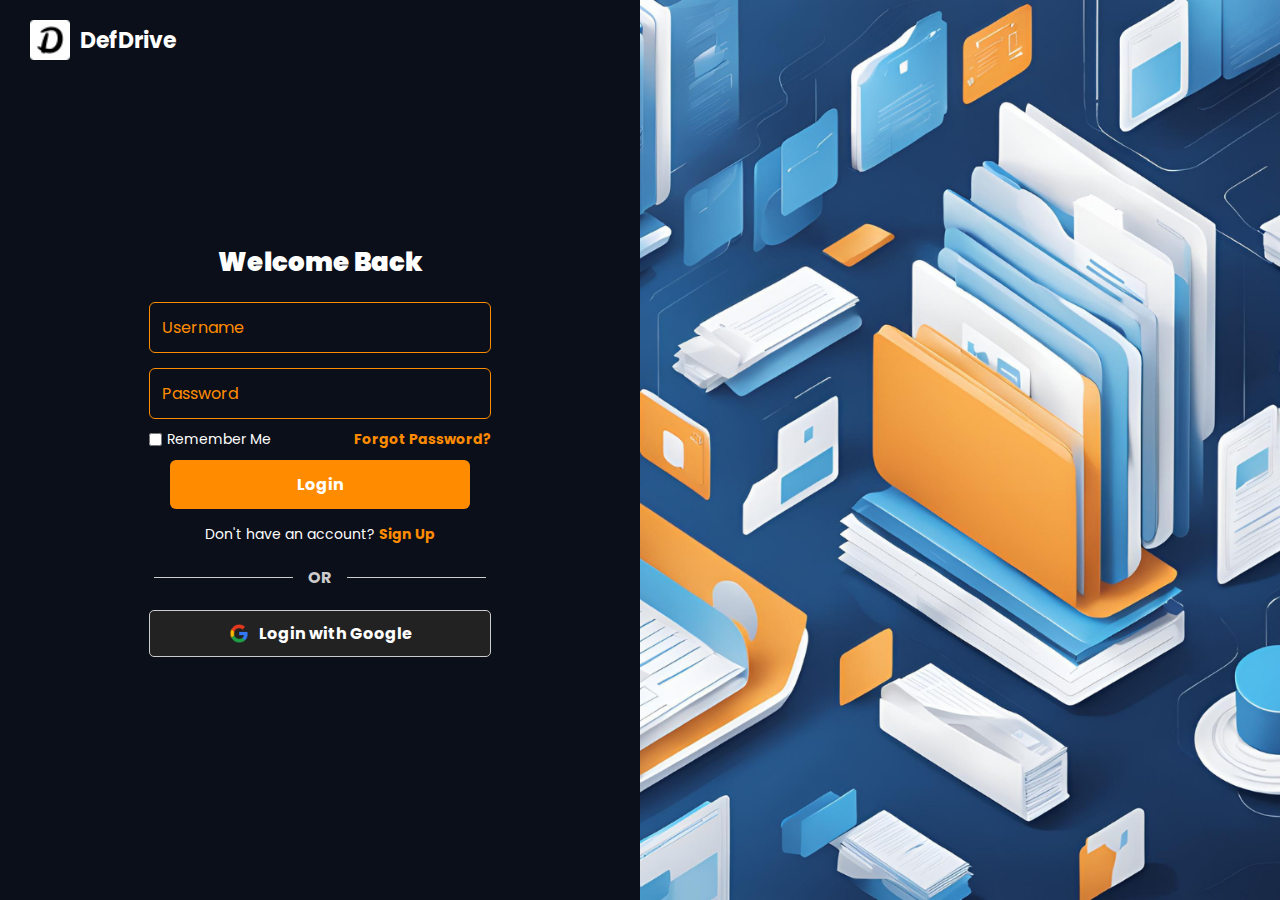
<file: pages/login.html>
<!DOCTYPE html>
<html lang="en">
<head>
    <meta charset="UTF-8">
    <meta name="viewport" content="width=device-width, initial-scale=1.0">
    <title>Auth Page</title>
    <link rel="stylesheet" href="../assest/Stylesheets/Login.css">
    <link rel="icon" type="image/png" href="../assest/Image/logo.png">
</head>
<body>

    <div class="Main_body">
        <!-- Sliding Container -->
        <div class="Container">
            
            <!-- Login Form -->
            <div class="Form_box login_box">
                <div class="Logo">
                    <img class="Logo_img" src="../assest/Image/logo.png">
                    <p class="Logo_text">DefDrive</p>
                </div>
                <div class="Heading_box">
                    <p class="Heading"><b>Welcome Back</b></p>
                </div>
                <div class="Form_area">
                    <form id="Login_form">
                        <div class="input_box">
                            <input type="text" id="loginUsername" placeholder="Username" class="Input_box" required>
                            <input type="password" id="loginPassword" placeholder="Password" class="Input_box" required>
                        </div>
                        <div class="error-message" id="loginError"></div>
                        <div id="Rem_forgot_box">
                            <label id="Checkbox_lab"><input type="checkbox"> Remember Me</label>
                            <a href="#" id="forgotPasswordLink">Forgot Password?</a>
                        </div>
                        <div class="button_box">
                            <button type="submit" class="submit_btn">Login</button>
                        </div>
                        <div class="sign_option">
                            <p>Don't have an account? <a href="#" id="showSignup">Sign Up</a></p>
                        </div>
                    </form>
                    <div class="divider"><span>OR</span></div>
                    <button class="google-login">
                        <img src="../assest/Image/google_logo.png" alt="Google Logo">
                        Login with Google
                    </button>
                </div>
            </div>

            <!-- Signup Form -->
            <div class="Form_box signup_box">
                <div class="Logo">
                    <img class="Logo_img" src="../assest/Image/logo.png">
                    <p class="Logo_text">DefDrive</p>
                </div>
                <div class="Heading_box">
                    <p class="Heading"><b>Register Now</b></p>
                </div>
                <div class="Form_area">
                    <form id="Signup_form">
                        <div class="input_box">
                            <input type="text" id="signupName" placeholder="Name" class="Input_box" required>
                            <input type="email" id="signupEmail" placeholder="abc@example.com" class="Input_box" required>
                            <input type="text" id="signupUsername" placeholder="Username" class="Input_box" required>
                            <input type="password" id="signupPassword" placeholder="Password" class="Input_box" required>
                            <input type="password" id="confirmPassword" placeholder="Confirm Password" class="Input_box" required>
                        </div>
                        <div class="error-message" id="signupError"></div>
                        <div class="button_box">
                            <button type="submit" class="submit_btn">Sign Up</button>
                        </div>
                        <div class="sign_option">
                            <p>Already have an account? <a href="#" id="showLogin">Login In</a></p>
                        </div>
                    </form>
                    <div class="divider"><span>OR</span></div>
                    <button class="google-login">
                        <img src="../assest/Image/google_logo.png" alt="Google Logo">
                        Sign Up with Google
                    </button>
                </div>
            </div>

        </div>

        <!-- Image Section -->
        <div class="Image_box"></div>
    </div>

    <!-- Forgot Password Popup -->
    <div id="forgotPasswordPopup" class="popup-container">
        <div class="popup-box">
            <h2>Enter Verification Code</h2>
            <p>We have sent a 6-digit verification code to your email.</p>

            <!-- 6-digit input fields -->
            <div class="code-input">
                <input type="text" maxlength="1">
                <input type="text" maxlength="1">
                <input type="text" maxlength="1">
                <input type="text" maxlength="1">
                <input type="text" maxlength="1">
                <input type="text" maxlength="1">
            </div>

            <button id="submitCode">Verify</button>
            <p class="resend-link"><a href="#" id="resendCode">Resend Code</a></p>

            <span class="close-popup">&times;</span>
        </div>
    </div>

    <script src="../assest/Scripts/signing.js"></script>
</body>
</html>
</file>
<file: assest/Stylesheets/Login.css>
@import url('https://fonts.googleapis.com/css2?family=Poppins:wght@300;400;600&display=swap');

* {
    margin: 0;
    padding: 0;
    box-sizing: border-box;
    font-family: 'Poppins', sans-serif;
}

/* === Main Layout === */
.Main_body {
    display: flex;
    width: 100%;
    height: 100vh;
    background-color: #0B0F19;
    overflow: hidden;
    align-items: center;
    justify-content: center;
    position: relative;
}

/* Forms Container */
.Container {
    display: flex;
    width: 100%;
    height: 100vh;
}

/* Login & Signup Forms */
.Form_box {
    width: 50%;
    height: 100vh;
    padding: 50px;
    display: flex;
    flex-direction: column;
    justify-content: center;
    align-items: center;
    background-color: #0B0F19;
    color: white;
    text-align: center;
    position: absolute;
    transition: transform 0.5s ease-in-out;
}

/* Positioning */
.login_box {
    left: 0;
}

.signup_box {
    right: 0;
}

/* === Logo === */
.Logo {
    display: flex;
    align-items: center;
    gap: 10px;
    position: absolute;
    top: 20px;
    left: 30px;
}

.Logo_img {
    width: 40px;
    height: 40px;
}

.Logo_text {
    font-size: 22px;
    font-weight: bold;
    color: white;
}

/* === Headings === */
.Heading {
    font-size: 26px;
    font-weight: 600;
    color: white;
    margin-bottom: 20px;
}

/* === Input Fields === */
.input_box {
    display: flex;
    flex-direction: column;
    gap: 15px;
    width: 100%;
}

.Input_box {
    width: 100%;
    padding: 12px;
    border: 1px solid #FF8C00;
    border-radius: 6px;
    font-size: 16px;
    color: white;
    background-color: transparent;
    outline: none;
}

.Input_box::placeholder {
    color: #FF8C00;
}

/* === Buttons === */
.submit_btn {
    width: 100%; /* Ensure full width */
    max-width: 300px; /* Optional: Limit button width */
    background-color: #FF8C00;
    color: white;
    padding: 12px;
    border: none;
    border-radius: 6px;
    font-size: 16px;
    font-weight: bold;
    cursor: pointer;
    text-align: center;
    transition: 0.3s;
    display: block; /* Ensures it behaves as a block element */
}

.submit_btn:hover {
    background-color: #E67300;
}

.button_box {
    width: 100%;
    display: flex;
    justify-content: center; /* Centers the button */
    align-items: center;
    margin-top: 10px; /* Adjust spacing */
}



/* === Remember Me & Forgot Password === */
#Rem_forgot_box {
    display: flex;
    justify-content: space-between;
    align-items: center;
    width: 100%;
    margin-top: 10px;
    font-size: 14px;
}

#Checkbox_lab {
    display: flex;
    align-items: center;
}

#Checkbox_lab input {
    margin-right: 5px;
}

#Rem_forgot_box a {
    color: #FF8C00;
    text-decoration: none;
    font-weight: bold;
}

/* === Toggle Login / Signup === */
.sign_option {
    color: white;
    text-align: center;
    margin-top: 15px;
    font-size: 14px;
}

.sign_option a {
    color: #FF8C00;
    cursor: pointer;
    text-decoration: none;
    font-weight: bold;
}

/* === Divider === */
.divider {
    display: flex;
    align-items: center;
    text-align: center;
    margin: 20px 0;
    width: 100%;
}

.divider::before,
.divider::after {
    content: "";
    flex: 1;
    border-bottom: 1px solid #ccc;
    margin: 5px;
}

.divider span {
    padding: 0 10px;
    color: #ccc;
    font-weight: bold;
}

/* === Google Login Button === */
.google-login {
    display: flex;
    align-items: center;
    justify-content: center;
    background: #222;
    border: 1px solid #ccc;
    padding: 10px;
    width: 100%;
    font-size: 16px;
    font-weight: bold;
    cursor: pointer;
    border-radius: 5px;
    color: white;
}

.google-login img {
    width: 20px;
    margin-right: 10px;
}

/* === Background Image === */
.Image_box {
    width: 50%;
    height: 100vh;
    background: url('../Image/Login_sign.png') no-repeat center center;
    background-size: cover;
    position: absolute;
    right: 0;
    transition: transform 0.5s ease-in-out;
}

/* === Slide Animation (Only Moves Image) === */
.Main_body.signup-mode .Image_box {
    transform: translateX(-100%);
}

/* ======================== */
/* Forgot Password Popup */
/* ======================== */

/* Hidden Popup Background */
.popup-container {
    display: none; /* Initially hidden */
    position: fixed;
    top: 0;
    left: 0;
    width: 100%;
    height: 100%;
    background: rgba(0, 0, 0, 0.6); /* Dark transparent overlay */
    backdrop-filter: blur(8px);
    justify-content: center;
    align-items: center;
    z-index: 1000;
}

/* Show Popup when active */
.popup-container.active {
    display: flex;
}

/* Popup Box */
.popup-box {
    background: #1b1b1b;
    padding: 20px;
    width: 350px;
    border-radius: 8px;
    text-align: center;
    color: white;
    box-shadow: 0 0 10px rgba(255, 255, 255, 0.2);
    position: relative;
}

/* 6-Digit Input Fields */
.code-input {
    display: flex;
    justify-content: center;
    gap: 10px;
    margin: 15px 0;
}

.code-input input {
    width: 40px;
    height: 50px;
    text-align: center;
    font-size: 24px;
    font-weight: bold;
    border: 2px solid orange;
    border-radius: 5px;
    background: black;
    color: white;
    outline: none;
}

.code-input input:focus {
    border-color: white;
}

/* Submit Button */
#submitCode {
    background: orange;
    color: black;
    font-size: 16px;
    font-weight: bold;
    padding: 10px 20px;
    border: none;
    border-radius: 5px;
    cursor: pointer;
    width: 100%;
    margin-top: 10px;
}

#submitCode:hover {
    background: #ff7f00;
}

/* Resend Link */
.resend-link {
    margin-top: 10px;
}

.resend-link a {
    color: orange;
    text-decoration: none;
    font-weight: bold;
}

.resend-link a:hover {
    text-decoration: underline;
}

/* Close Button */
.close-popup {
    position: absolute;
    top: 10px;
    right: 15px;
    font-size: 24px;
    font-weight: bold;
    cursor: pointer;
    color: white;
}

/* Inline Messages */
.message {
    text-align: center;
    font-size: 14px;
    margin: 5px 0;
}

.success-message {
    color: green;
}

.error-message {
    color: red;
}

.info-message {
    color: blue;
}
</file>
